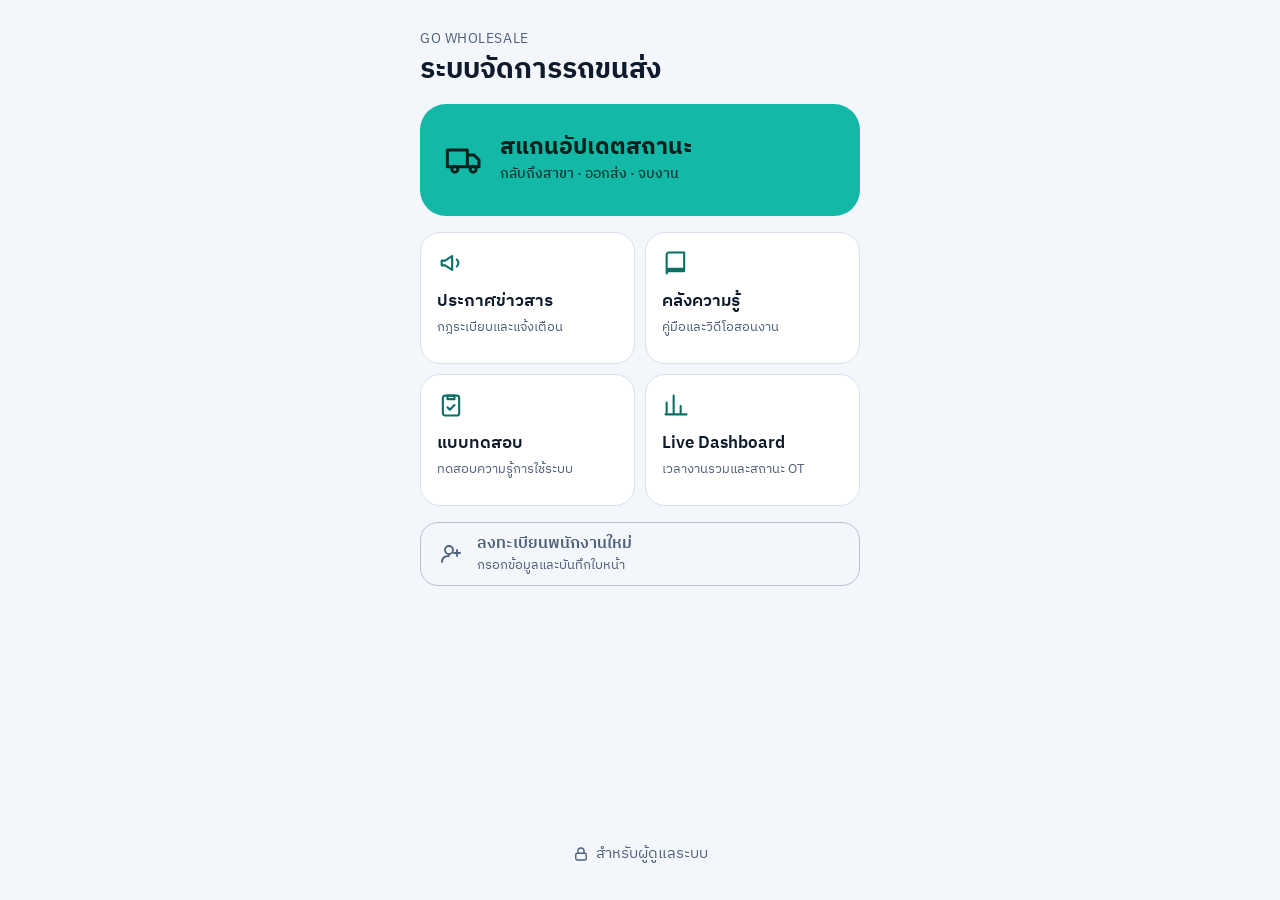
<file: index.html>
<!doctype html>
<html lang="th">
<head>
<meta charset="utf-8">
<meta name="viewport" content="width=device-width, initial-scale=1, viewport-fit=cover">
<meta name="theme-color" content="#0B1220">
<title>Go Wholesale ระบบจัดการรถขนส่ง</title>
<link rel="preconnect" href="https://fonts.googleapis.com">
<link rel="preconnect" href="https://fonts.gstatic.com" crossorigin>
<link rel="stylesheet" href="https://fonts.googleapis.com/css2?family=IBM+Plex+Sans+Thai:wght@400;500;600;700&display=swap">
<link rel="stylesheet" href="css/style.css">
</head>
<body>
<main class="wrap" style="padding-top:28px">
  <div class="head">
    <div class="sub" style="letter-spacing:.04em">GO WHOLESALE</div>
    <h1>ระบบจัดการรถขนส่ง</h1>
  </div>

  <a class="cta" href="scan.html">
    <svg aria-hidden="true" width="40" height="40" viewBox="0 0 24 24" fill="none" stroke="currentColor" stroke-width="1.8" stroke-linecap="round" stroke-linejoin="round"><path d="M2 6h12v10H2zM14 9h4l3 3v4h-7"/><circle cx="6.5" cy="17.5" r="1.8"/><circle cx="17.5" cy="17.5" r="1.8"/></svg>
    <span><strong>สแกนอัปเดตสถานะ</strong><span>กลับถึงสาขา · ออกส่ง · จบงาน</span></span>
  </a>

  <div class="grid2">
    <a class="tile" href="news.html">
      <svg aria-hidden="true" width="28" height="28" viewBox="0 0 24 24" fill="none" stroke="currentColor" stroke-width="1.8" stroke-linecap="round" stroke-linejoin="round"><path d="M4 10v4h3l6 4V6L7 10zM17 9a4 4 0 010 6"/></svg>
      <div><strong>ประกาศข่าวสาร</strong><span>กฎระเบียบและแจ้งเตือน</span></div>
    </a>
    <a class="tile" href="learning.html">
      <svg aria-hidden="true" width="28" height="28" viewBox="0 0 24 24" fill="none" stroke="currentColor" stroke-width="1.8" stroke-linecap="round" stroke-linejoin="round"><path d="M4 5a2 2 0 012-2h13v16H6a2 2 0 00-2 2zM4 19a2 2 0 012-2h13"/></svg>
      <div><strong>คลังความรู้</strong><span>คู่มือและวิดีโอสอนงาน</span></div>
    </a>
    <a class="tile" href="quiz.html">
      <svg aria-hidden="true" width="28" height="28" viewBox="0 0 24 24" fill="none" stroke="currentColor" stroke-width="1.8" stroke-linecap="round" stroke-linejoin="round"><rect x="5" y="4" width="14" height="17" rx="2"/><path d="M9 4h6v3H9zM9 14l2 2 4-4"/></svg>
      <div><strong>แบบทดสอบ</strong><span>ทดสอบความรู้การใช้ระบบ</span></div>
    </a>
    <a class="tile" href="dashboard.html">
      <svg aria-hidden="true" width="28" height="28" viewBox="0 0 24 24" fill="none" stroke="currentColor" stroke-width="1.8" stroke-linecap="round" stroke-linejoin="round"><path d="M4 20V10M10 20V4M16 20v-7M21 20H3"/></svg>
      <div><strong>Live Dashboard</strong><span>เวลางานรวมและสถานะ OT</span></div>
    </a>
  </div>

  <a class="row-link" href="register.html">
    <svg aria-hidden="true" width="24" height="24" viewBox="0 0 24 24" fill="none" stroke="currentColor" stroke-width="1.8" stroke-linecap="round" stroke-linejoin="round"><circle cx="10" cy="8" r="4"/><path d="M3 20c0-4 3-6 7-6M18 8v6M15 11h6"/></svg>
    <span><strong>ลงทะเบียนพนักงานใหม่</strong><span>กรอกข้อมูลและบันทึกใบหน้า</span></span>
  </a>

  <div class="spacer" style="display:flex;justify-content:center">
    <a class="back" href="config.html" style="align-self:center;padding:0 12px">
      <svg aria-hidden="true" width="18" height="18" viewBox="0 0 24 24" fill="none" stroke="currentColor" stroke-width="1.8" stroke-linecap="round" stroke-linejoin="round"><rect x="5" y="11" width="14" height="9" rx="2"/><path d="M8 11V8a4 4 0 018 0v3"/></svg>
      สำหรับผู้ดูแลระบบ
    </a>
  </div>
</main>
</body>
</html>
</file>
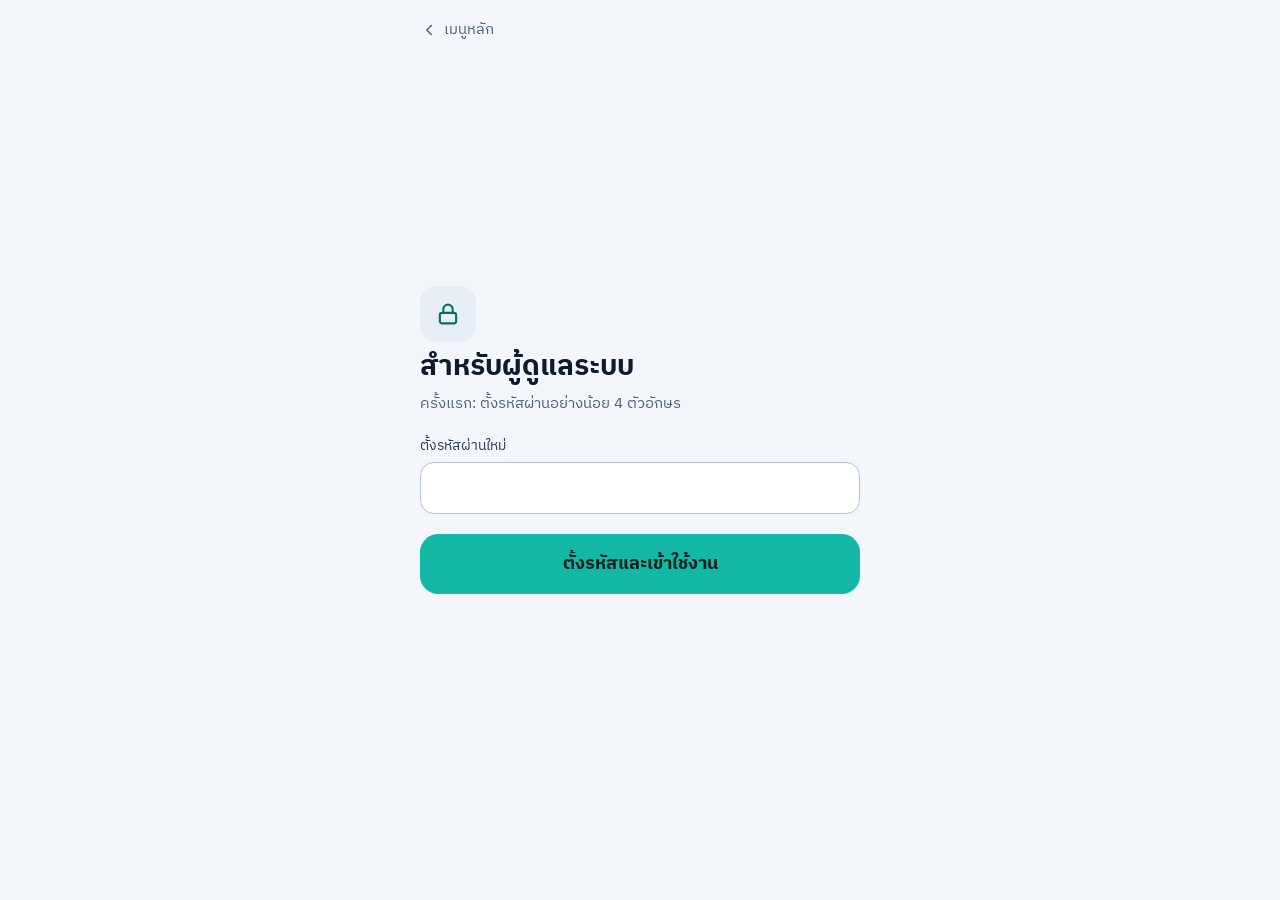
<file: config.html>
<!doctype html>
<html lang="th">
<head>
<meta charset="utf-8">
<meta name="viewport" content="width=device-width, initial-scale=1, viewport-fit=cover">
<meta name="theme-color" content="#0B1220">
<title>ตั้งค่าระบบ | Go Wholesale</title>
<link rel="preconnect" href="https://fonts.googleapis.com">
<link rel="preconnect" href="https://fonts.gstatic.com" crossorigin>
<link rel="stylesheet" href="https://fonts.googleapis.com/css2?family=IBM+Plex+Sans+Thai:wght@400;500;600;700&display=swap">
<link rel="stylesheet" href="css/style.css">
</head>
<body>
<main class="wrap">
  <a class="back" href="index.html"><svg aria-hidden="true" width="18" height="18" viewBox="0 0 24 24" fill="none" stroke="currentColor" stroke-width="2" stroke-linecap="round" stroke-linejoin="round"><path d="M15 6l-6 6 6 6"/></svg>เมนูหลัก</a>

  <section id="v-lock" class="stack" style="gap:20px;flex:1;justify-content:center;padding-bottom:64px">
    <div class="stack" style="gap:8px">
      <div class="ico" style="width:56px;height:56px;border-radius:16px"><svg aria-hidden="true" width="28" height="28" viewBox="0 0 24 24" fill="none" stroke="currentColor" stroke-width="1.8" stroke-linecap="round" stroke-linejoin="round"><rect x="5" y="11" width="14" height="9" rx="2"/><path d="M8 11V8a4 4 0 018 0v3"/></svg></div>
      <h1>สำหรับผู้ดูแลระบบ</h1>
      <p class="sub" id="lock-msg" style="font-size:15px"></p>
    </div>
    <div class="field"><label for="pin" id="pin-l">รหัสผ่าน</label><input id="pin" type="password" autocomplete="off"></div>
    <p id="pin-err" class="err" role="alert" hidden></p>
    <button type="button" class="btn primary" id="unlock">ปลดล็อก</button>
  </section>

  <section id="v-cfg" class="stack" hidden style="gap:16px;flex:1">
    <h1>ตั้งค่าระบบผู้ดูแล</h1>
    <div class="card stack" style="gap:12px">
      <h2>ฐานข้อมูลกลาง (Google Apps Script)</h2>
      <p class="sub">ใช้ให้ทุกเครื่องเห็นพนักงานและใบหน้าชุดเดียวกัน ดูวิธีตั้งใน README</p>
      <div class="field"><label for="c-url">Web app URL</label><input id="c-url" type="url" inputmode="url" placeholder="https://script.google.com/macros/s/.../exec"></div>
      <div class="field"><label for="c-token">รหัสลับ (token)</label><input id="c-token" type="password" autocomplete="off"></div>
    </div>
    <div class="card stack" style="gap:12px">
      <h2>พิกัด GPS สาขา</h2>
      <button type="button" class="btn" id="geo">ใช้ตำแหน่งปัจจุบันของฉัน</button>
      <div class="grid2">
        <div class="field"><label for="c-lat">ละติจูด</label><input id="c-lat" type="text" inputmode="decimal"></div>
        <div class="field"><label for="c-lng">ลองจิจูด</label><input id="c-lng" type="text" inputmode="decimal"></div>
      </div>
      <div class="field"><label for="c-rad">รัศมีที่อนุญาตให้สแกน (กม.)</label><input id="c-rad" type="text" inputmode="decimal"></div>
      <p class="sub">ใส่ 0 เพื่อปิดการตรวจ GPS</p>
    </div>
    <div class="card stack" style="gap:10px">
      <h2>ข้อมูลตัวอย่าง</h2>
      <p class="sub">เพิ่มพนักงานและสถานะตัวอย่างเพื่อดูหน้า Dashboard ลบออกได้ทุกเมื่อ</p>
      <div class="grid2"><button type="button" class="btn" id="demo-on">เพิ่มตัวอย่าง</button><button type="button" class="btn" id="demo-off">ลบตัวอย่าง</button></div>
    </div>
    <p class="sub">รหัสผ่านหน้านี้ล็อกเฉพาะเครื่องนี้ ไม่ใช่การป้องกันฝั่งเซิร์ฟเวอร์ ความลับจริงอยู่ที่ token ของฐานข้อมูลกลาง</p>
    <button type="button" class="btn primary spacer" id="save">บันทึกการตั้งค่า</button>
  </section>
</main>
<script src="js/data.js"></script>
<script src="js/app.js"></script>
<script>
(function () {
  var $ = GW.el, hash = GW.store.get('pin', null);
  function sha(s) {
    if (!(window.crypto && crypto.subtle)) return Promise.resolve('plain:' + s);
    return crypto.subtle.digest('SHA-256', new TextEncoder().encode('gw:' + s)).then(function (b) {
      return Array.prototype.map.call(new Uint8Array(b), function (x) { return ('0' + x.toString(16)).slice(-2); }).join('');
    });
  }
  function err(m) { $('pin-err').textContent = m; $('pin-err').hidden = !m; }
  $('lock-msg').textContent = hash ? 'ใส่รหัสผ่านเพื่อเข้าสู่การตั้งค่า' : 'ครั้งแรก: ตั้งรหัสผ่านอย่างน้อย 4 ตัวอักษร';
  $('pin-l').textContent = hash ? 'รหัสผ่าน' : 'ตั้งรหัสผ่านใหม่';
  $('unlock').textContent = hash ? 'ปลดล็อก' : 'ตั้งรหัสและเข้าใช้งาน';

  $('unlock').onclick = function () {
    var v = $('pin').value; err('');
    if (!hash && v.length < 4) return err('รหัสผ่านต้องยาวอย่างน้อย 4 ตัวอักษร');
    sha(v).then(function (h) {
      if (!hash) { GW.store.set('pin', h); hash = h; return open(); }
      if (h === hash) return open();
      err('รหัสผ่านไม่ถูกต้อง');
    });
  };
  $('pin').addEventListener('keydown', function (e) { if (e.key === 'Enter') $('unlock').click(); });

  function open() {
    var c = GW.config();
    $('c-url').value = c.apiUrl || ''; $('c-token').value = c.token || '';
    $('c-lat').value = c.lat; $('c-lng').value = c.lng; $('c-rad').value = c.radius;
    $('v-lock').hidden = true; $('v-cfg').hidden = false;
  }
  $('geo').onclick = function () {
    if (!navigator.geolocation) return GW.toast('อุปกรณ์นี้ไม่รองรับตำแหน่งที่ตั้ง');
    navigator.geolocation.getCurrentPosition(function (p) {
      $('c-lat').value = p.coords.latitude.toFixed(6); $('c-lng').value = p.coords.longitude.toFixed(6);
    }, function () { GW.toast('เปิดการเข้าถึงตำแหน่งที่ตั้งก่อน'); }, { timeout: 10000 });
  };
  $('save').onclick = function () {
    var url = $('c-url').value.trim();
    if (url && !/^https:\/\//.test(url)) return GW.toast('URL ต้องขึ้นต้นด้วย https://');
    GW.store.set('config', { apiUrl: url, token: $('c-token').value, lat: $('c-lat').value.trim(), lng: $('c-lng').value.trim(), radius: $('c-rad').value.trim() });
    GW.toast('บันทึกการตั้งค่าแล้ว');
  };
  $('demo-on').onclick = function () { GW.loadDemo(); GW.toast('เพิ่มข้อมูลตัวอย่างแล้ว'); };
  $('demo-off').onclick = function () { GW.clearDemo(); GW.toast('ลบข้อมูลตัวอย่างแล้ว'); };
})();
</script>
</body>
</html>
</file>
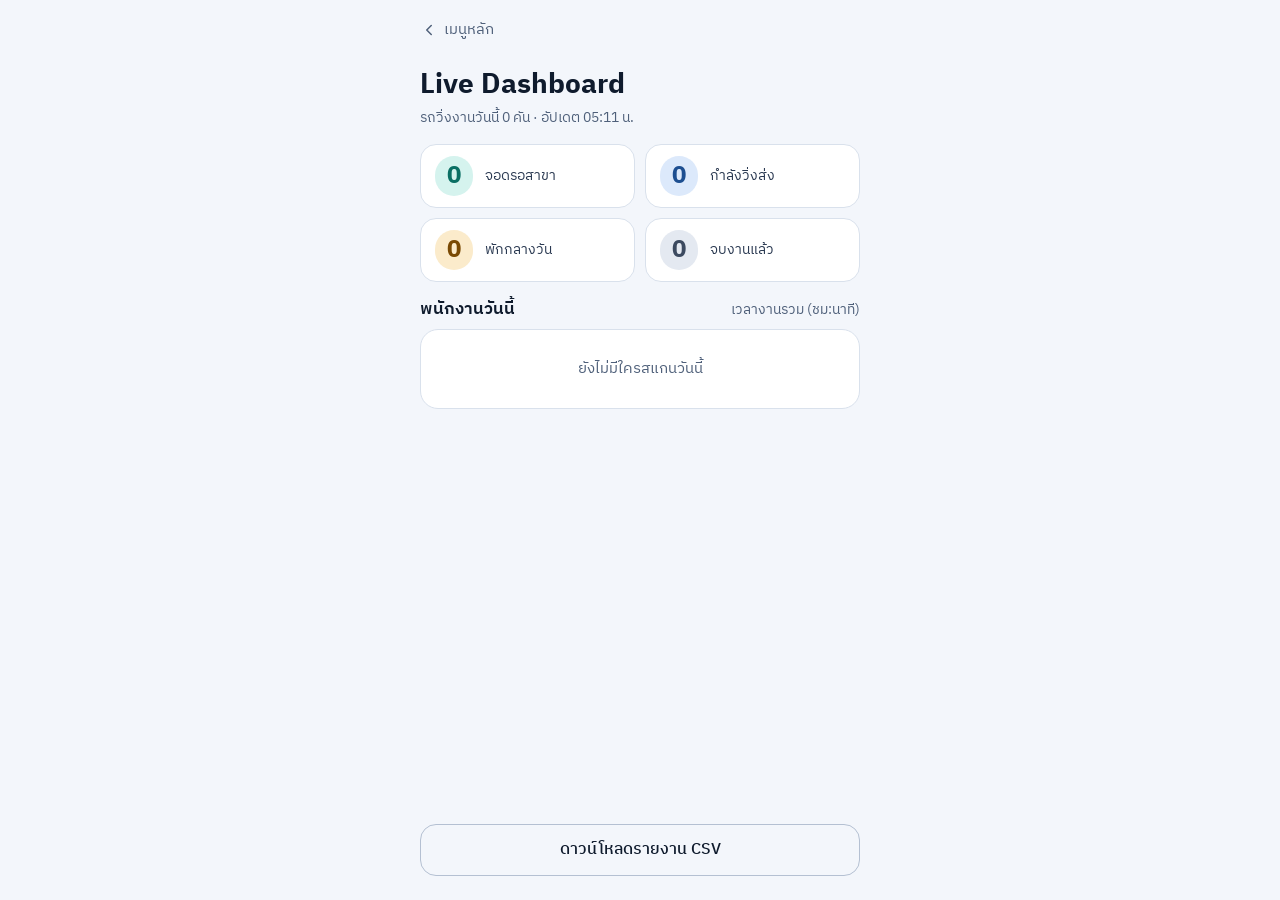
<file: dashboard.html>
<!doctype html>
<html lang="th">
<head>
<meta charset="utf-8">
<meta name="viewport" content="width=device-width, initial-scale=1, viewport-fit=cover">
<meta name="theme-color" content="#0B1220">
<title>Live Dashboard | Go Wholesale</title>
<link rel="preconnect" href="https://fonts.googleapis.com">
<link rel="preconnect" href="https://fonts.gstatic.com" crossorigin>
<link rel="stylesheet" href="https://fonts.googleapis.com/css2?family=IBM+Plex+Sans+Thai:wght@400;500;600;700&display=swap">
<link rel="stylesheet" href="css/style.css">
</head>
<body>
<main class="wrap">
  <a class="back" href="index.html"><svg aria-hidden="true" width="18" height="18" viewBox="0 0 24 24" fill="none" stroke="currentColor" stroke-width="2" stroke-linecap="round" stroke-linejoin="round"><path d="M15 6l-6 6 6 6"/></svg>เมนูหลัก</a>
  <div class="head">
    <h1>Live Dashboard</h1>
    <p class="sub"><span id="meta"></span> <span id="demo" class="badge-demo" hidden>ข้อมูลตัวอย่าง</span></p>
  </div>
  <div class="grid2" id="counts"></div>
  <div class="stack" style="gap:8px">
    <div style="display:flex;justify-content:space-between;align-items:baseline"><h2>พนักงานวันนี้</h2><span class="sub">เวลางานรวม (ชม:นาที)</span></div>
    <div class="list" id="rows"></div>
  </div>
  <button type="button" class="btn spacer" id="csv">ดาวน์โหลดรายงาน CSV</button>
</main>
<script src="js/data.js"></script>
<script src="js/app.js"></script>
<script>
(function () {
  var $ = GW.el;
  function render() {
    var rows = GW.board().sort(function (a, b) { return a.name < b.name ? -1 : 1; });
    var order = ['branch', 'out', 'lunch', 'end'];
    $('counts').innerHTML = order.map(function (id) {
      var s = GW.status(id);
      var n = rows.filter(function (r) { return r.status === id; }).length;
      return '<div class="stat"><b class="num pill ' + s.tone + '" style="font-size:24px;padding:2px 12px">' + n + '</b><span>' + GW.esc(s.list) + '</span></div>';
    }).join('');
    $('rows').innerHTML = rows.length ? rows.map(function (r) {
      var s = GW.status(r.status);
      return '<div class="emp"><div class="nm"><b>' + GW.esc(r.name) + '</b><small>' + GW.esc(r.plate) + '</small></div>' +
        '<span class="pill ' + s.tone + '">' + GW.esc(s.list) + '</span><span class="tm num">' + GW.fmtMinutes(r.minutes) + '</span></div>';
    }).join('') : '<div class="empty">ยังไม่มีใครสแกนวันนี้</div>';
    var d = new Date();
    $('meta').textContent = 'รถวิ่งงานวันนี้ ' + rows.length + ' คัน · อัปเดต ' + GW.hhmm(d.toISOString()) + ' น.';
    $('demo').hidden = !(rows.length && rows.every(function (r) { return r.demo; }));
    window._rows = rows;
  }
  $('csv').onclick = function () {
    var head = ['ชื่อ', 'ทะเบียน', 'สถานะล่าสุด', 'เวลาล่าสุด', 'เวลางานรวม'];
    var lines = [head].concat((window._rows || []).map(function (r) {
      return [r.name, r.plate, GW.status(r.status).label, GW.hhmm(r.at), GW.fmtMinutes(r.minutes)];
    })).map(function (l) { return l.map(function (c) { return '"' + String(c).replace(/"/g, '""') + '"'; }).join(','); });
    var blob = new Blob(['﻿' + lines.join('\r\n')], { type: 'text/csv;charset=utf-8' });
    var a = document.createElement('a');
    a.href = URL.createObjectURL(blob);
    a.download = 'report-' + GW.dayKey() + '.csv';
    document.body.appendChild(a); a.click(); a.remove();
    setTimeout(function () { URL.revokeObjectURL(a.href); }, 1000);
  };
  render();
  setInterval(render, 30000);
})();
</script>
</body>
</html>
</file>
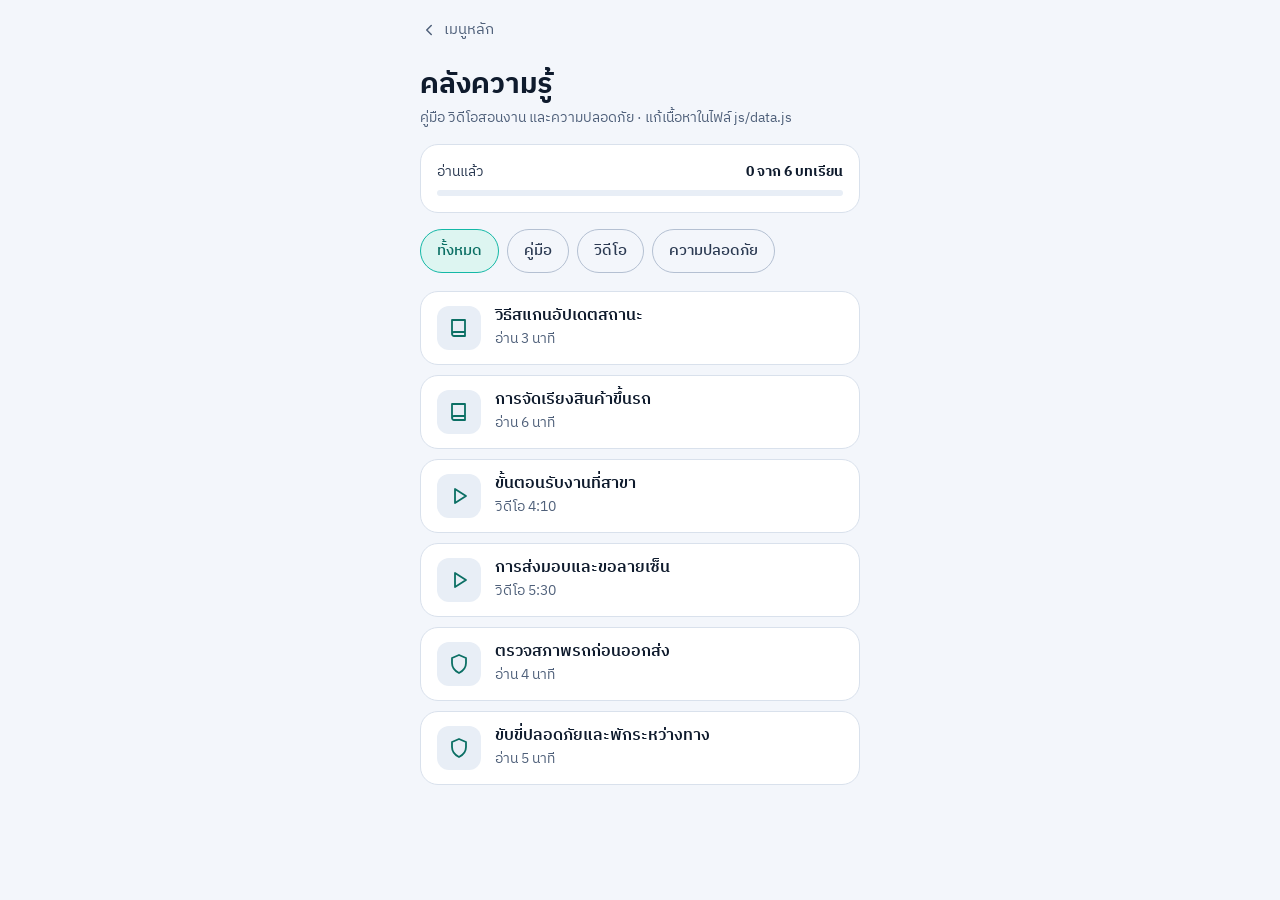
<file: learning.html>
<!doctype html>
<html lang="th">
<head>
<meta charset="utf-8">
<meta name="viewport" content="width=device-width, initial-scale=1, viewport-fit=cover">
<meta name="theme-color" content="#0B1220">
<title>คลังความรู้ | Go Wholesale</title>
<link rel="preconnect" href="https://fonts.googleapis.com">
<link rel="preconnect" href="https://fonts.gstatic.com" crossorigin>
<link rel="stylesheet" href="https://fonts.googleapis.com/css2?family=IBM+Plex+Sans+Thai:wght@400;500;600;700&display=swap">
<link rel="stylesheet" href="css/style.css">
</head>
<body>
<main class="wrap">
  <a class="back" href="index.html"><svg aria-hidden="true" width="18" height="18" viewBox="0 0 24 24" fill="none" stroke="currentColor" stroke-width="2" stroke-linecap="round" stroke-linejoin="round"><path d="M15 6l-6 6 6 6"/></svg>เมนูหลัก</a>
  <div class="head"><h1>คลังความรู้</h1><p class="sub">คู่มือ วิดีโอสอนงาน และความปลอดภัย · แก้เนื้อหาในไฟล์ js/data.js</p></div>
  <div class="card stack" style="gap:8px">
    <div style="display:flex;justify-content:space-between;font-size:14px"><span style="color:var(--fg-2)">อ่านแล้ว</span><b class="num" id="prog-t"></b></div>
    <div class="progress"><i id="prog"></i></div>
  </div>
  <div class="chips" id="chips" role="group" aria-label="กรองหมวด"></div>
  <div class="stack" id="items" style="gap:10px"></div>
</main>
<script src="js/data.js"></script>
<script src="js/app.js"></script>
<script>
(function () {
  var $ = GW.el, cur = 'ทั้งหมด', cats = ['ทั้งหมด', 'คู่มือ', 'วิดีโอ', 'ความปลอดภัย'];
  var ICON = { 'คู่มือ': 'M5 4h13v16H7a2 2 0 01-2-2zM5 18a2 2 0 012-2h11', 'วิดีโอ': 'M8 5v14l11-7z', 'ความปลอดภัย': 'M12 3l7 3v5c0 5-3 8-7 10-4-2-7-5-7-10V6z' };
  var read = GW.store.get('read', {});
  function prog() {
    var n = GW_DATA.lessons.filter(function (l) { return read[l.title]; }).length, t = GW_DATA.lessons.length;
    $('prog-t').textContent = n + ' จาก ' + t + ' บทเรียน';
    $('prog').style.width = (t ? n / t * 100 : 0) + '%';
  }
  function draw() {
    $('chips').innerHTML = cats.map(function (c) { return '<button type="button" class="chip" aria-pressed="' + (c === cur) + '" data-c="' + c + '">' + c + '</button>'; }).join('');
    $('items').innerHTML = GW_DATA.lessons.map(function (l, i) { return { l: l, i: i }; }).filter(function (x) { return cur === 'ทั้งหมด' || x.l.cat === cur; }).map(function (x) {
      var l = x.l;
      return '<details class="lesson" data-t="' + GW.esc(l.title) + '"><summary><span class="ico"><svg aria-hidden="true" width="24" height="24" viewBox="0 0 24 24" fill="none" stroke="currentColor" stroke-width="1.8" stroke-linecap="round" stroke-linejoin="round"><path d="' + ICON[l.cat] + '"/></svg></span>' +
        '<span style="flex:1;min-width:0"><b style="display:block;font-weight:600;line-height:1.35">' + GW.esc(l.title) + '</b><span class="sub">' + GW.esc(l.meta) + '</span></span>' +
        (read[l.title] ? '<span class="pill t-teal">อ่านแล้ว</span>' : '') + '</summary><div class="body">' + GW.esc(l.body) + '</div></details>';
    }).join('');
    prog();
  }
  $('chips').addEventListener('click', function (e) { var c = e.target.getAttribute('data-c'); if (c) { cur = c; draw(); } });
  $('items').addEventListener('toggle', function (e) {
    var d = e.target, t = d.getAttribute && d.getAttribute('data-t');
    if (t && d.open && !read[t]) { read[t] = 1; GW.store.set('read', read); prog(); var s = d.querySelector('summary'); if (!s.querySelector('.pill')) s.insertAdjacentHTML('beforeend', '<span class="pill t-teal">อ่านแล้ว</span>'); }
  }, true);
  draw();
})();
</script>
</body>
</html>
</file>
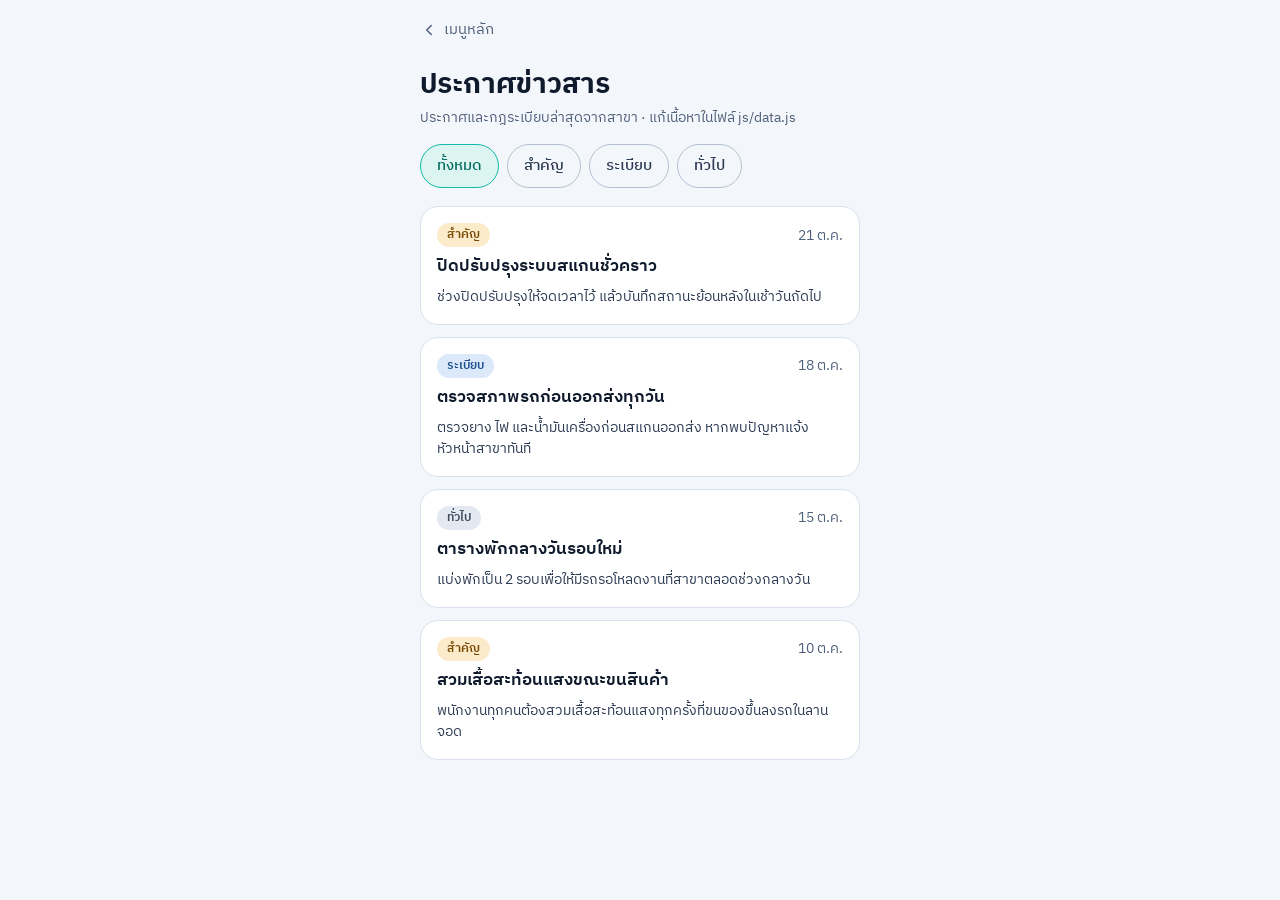
<file: news.html>
<!doctype html>
<html lang="th">
<head>
<meta charset="utf-8">
<meta name="viewport" content="width=device-width, initial-scale=1, viewport-fit=cover">
<meta name="theme-color" content="#0B1220">
<title>ประกาศข่าวสาร | Go Wholesale</title>
<link rel="preconnect" href="https://fonts.googleapis.com">
<link rel="preconnect" href="https://fonts.gstatic.com" crossorigin>
<link rel="stylesheet" href="https://fonts.googleapis.com/css2?family=IBM+Plex+Sans+Thai:wght@400;500;600;700&display=swap">
<link rel="stylesheet" href="css/style.css">
</head>
<body>
<main class="wrap">
  <a class="back" href="index.html"><svg aria-hidden="true" width="18" height="18" viewBox="0 0 24 24" fill="none" stroke="currentColor" stroke-width="2" stroke-linecap="round" stroke-linejoin="round"><path d="M15 6l-6 6 6 6"/></svg>เมนูหลัก</a>
  <div class="head"><h1>ประกาศข่าวสาร</h1><p class="sub">ประกาศและกฎระเบียบล่าสุดจากสาขา · แก้เนื้อหาในไฟล์ js/data.js</p></div>
  <div class="chips" id="chips" role="group" aria-label="กรองหมวด"></div>
  <div class="stack" id="items"></div>
</main>
<script src="js/data.js"></script>
<script src="js/app.js"></script>
<script>
(function () {
  var $ = GW.el, tone = { 'สำคัญ': 't-amber', 'ระเบียบ': 't-blue', 'ทั่วไป': 't-gray' }, cur = 'ทั้งหมด';
  var cats = ['ทั้งหมด', 'สำคัญ', 'ระเบียบ', 'ทั่วไป'];
  function draw() {
    $('chips').innerHTML = cats.map(function (c) { return '<button type="button" class="chip" aria-pressed="' + (c === cur) + '" data-c="' + c + '">' + c + '</button>'; }).join('');
    $('items').innerHTML = GW_DATA.news.filter(function (n) { return cur === 'ทั้งหมด' || n.tag === cur; }).map(function (n) {
      return '<article class="card stack" style="gap:8px"><div style="display:flex;justify-content:space-between;align-items:center"><span class="pill ' + (tone[n.tag] || 't-gray') + '">' + GW.esc(n.tag) + '</span><span class="sub">' + GW.esc(n.date) + '</span></div><h2>' + GW.esc(n.title) + '</h2><p style="font-size:14px;line-height:1.55;color:var(--fg-2)">' + GW.esc(n.body) + '</p></article>';
    }).join('') || '<div class="empty">ไม่มีประกาศในหมวดนี้</div>';
  }
  $('chips').addEventListener('click', function (e) { var c = e.target.getAttribute('data-c'); if (c) { cur = c; draw(); } });
  draw();
})();
</script>
</body>
</html>
</file>
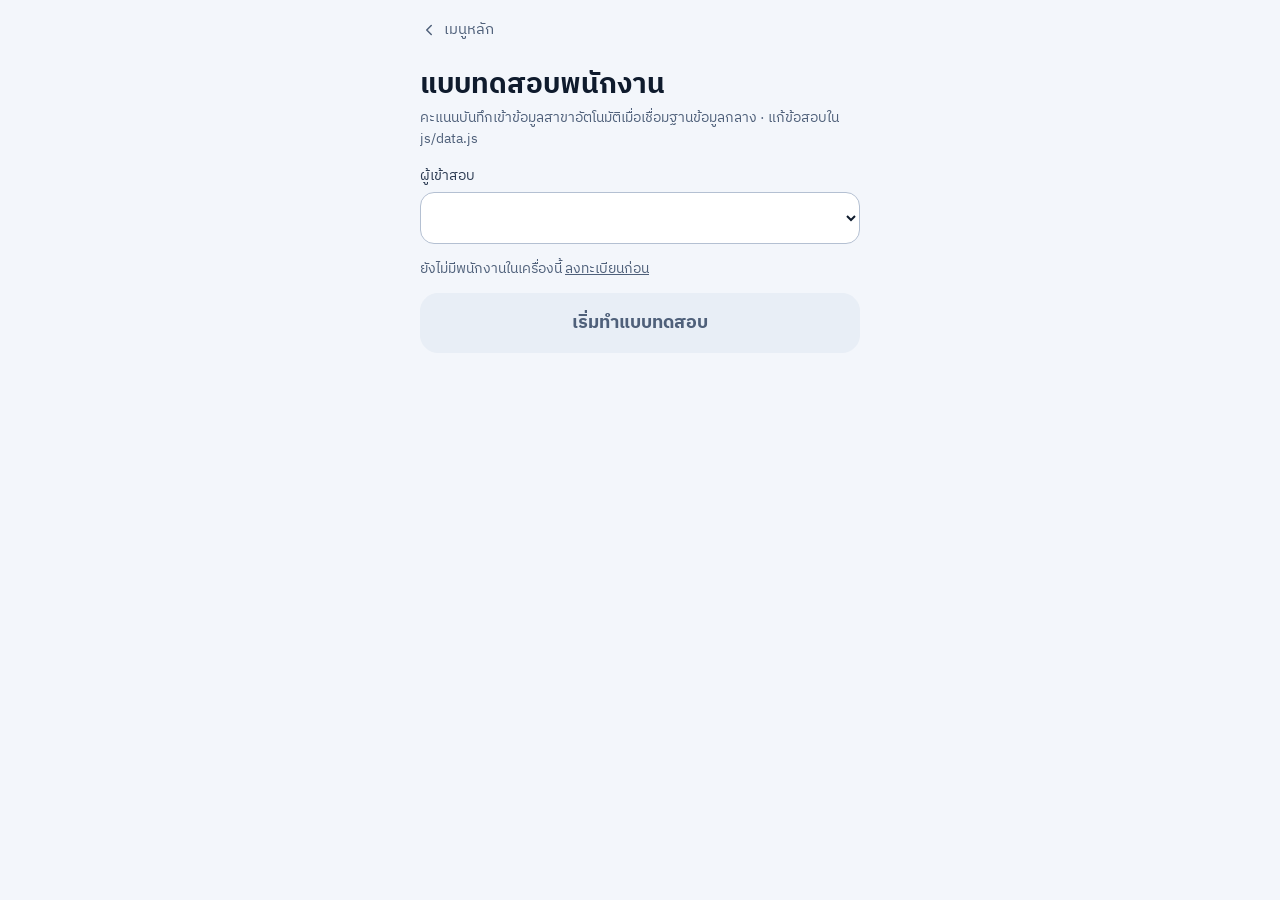
<file: quiz.html>
<!doctype html>
<html lang="th">
<head>
<meta charset="utf-8">
<meta name="viewport" content="width=device-width, initial-scale=1, viewport-fit=cover">
<meta name="theme-color" content="#0B1220">
<title>แบบทดสอบพนักงาน | Go Wholesale</title>
<link rel="preconnect" href="https://fonts.googleapis.com">
<link rel="preconnect" href="https://fonts.gstatic.com" crossorigin>
<link rel="stylesheet" href="https://fonts.googleapis.com/css2?family=IBM+Plex+Sans+Thai:wght@400;500;600;700&display=swap">
<link rel="stylesheet" href="css/style.css">
</head>
<body>
<main class="wrap">
  <a class="back" href="index.html"><svg aria-hidden="true" width="18" height="18" viewBox="0 0 24 24" fill="none" stroke="currentColor" stroke-width="2" stroke-linecap="round" stroke-linejoin="round"><path d="M15 6l-6 6 6 6"/></svg>เมนูหลัก</a>
  <div class="head"><h1>แบบทดสอบพนักงาน</h1><p class="sub">คะแนนบันทึกเข้าข้อมูลสาขาอัตโนมัติเมื่อเชื่อมฐานข้อมูลกลาง · แก้ข้อสอบใน js/data.js</p></div>

  <section id="v-start" class="stack" style="gap:14px">
    <div class="field"><label for="who">ผู้เข้าสอบ</label><select id="who"></select></div>
    <p id="none" class="sub" hidden>ยังไม่มีพนักงานในเครื่องนี้ <a href="register.html" style="text-decoration:underline">ลงทะเบียนก่อน</a></p>
    <div class="card stack" id="hist-box" hidden><h2>ประวัติการสอบ</h2><div id="hist" class="stack" style="gap:6px"></div></div>
    <button type="button" class="btn primary" id="start" disabled>เริ่มทำแบบทดสอบ</button>
  </section>

  <section id="v-q" class="stack" hidden style="gap:16px;flex:1">
    <div class="stack" style="gap:8px">
      <div style="display:flex;justify-content:space-between;font-size:14px"><span id="qn" style="color:var(--fg-2)"></span><span class="sub" id="qa"></span></div>
      <div class="progress"><i id="qp"></i></div>
    </div>
    <div class="card"><h2 id="qt" style="font-size:19px;line-height:1.5"></h2></div>
    <div class="stack" id="opts" style="gap:10px"></div>
    <p id="why" class="sub" hidden></p>
    <button type="button" class="btn primary spacer" id="next" disabled>ข้อถัดไป</button>
  </section>

  <section id="v-r" class="stack" hidden style="gap:16px;flex:1">
    <div class="card stack" style="align-items:center;text-align:center;gap:6px;padding:24px 16px">
      <div class="sub">คะแนนของ <span id="r-name"></span></div>
      <div style="font-size:48px;font-weight:700;line-height:1.1" class="num"><span id="r-score"></span></div>
      <span class="pill" id="r-pill"></span>
    </div>
    <div class="stack" id="r-wrong" style="gap:10px"></div>
    <div class="spacer stack" style="gap:10px"><button type="button" class="btn primary" id="again">ทำอีกครั้ง</button></div>
  </section>
</main>
<script src="js/data.js"></script>
<script src="js/app.js"></script>
<script>
(function () {
  var $ = GW.el, Q = GW_DATA.quiz, PASS = 0.8, who = '', i = 0, ans = [], picked = -1, answered = false;
  function show(v) { ['v-start', 'v-q', 'v-r'].forEach(function (x) { $(x).hidden = x !== v; }); window.scrollTo(0, 0); }
  function history() { return GW.store.get('quiz', []); }

  function drawStart() {
    var emps = GW.employees();
    $('who').innerHTML = emps.map(function (e) { return '<option>' + GW.esc(e.name) + '</option>'; }).join('');
    $('none').hidden = emps.length > 0; $('start').disabled = !emps.length;
    var h = history().filter(function (x) { return x.name === $('who').value; }).slice(-5).reverse();
    $('hist-box').hidden = !h.length;
    $('hist').innerHTML = h.map(function (x) { return '<div style="display:flex;justify-content:space-between;font-size:15px"><span>' + GW.esc(x.date) + '</span><b class="num">' + x.score + '/' + x.total + ' · ' + (x.pass ? 'ผ่าน' : 'ไม่ผ่าน') + '</b></div>'; }).join('');
    show('v-start');
  }
  $('who').addEventListener('change', drawStart);
  $('who').addEventListener('change', function () { who = $('who').value; });

  function ask() {
    var q = Q[i]; picked = -1; answered = false;
    $('qn').textContent = 'ข้อ ' + (i + 1) + ' จาก ' + Q.length;
    $('qa').textContent = 'ตอบแล้ว ' + ans.length + ' ข้อ';
    $('qp').style.width = (i / Q.length * 100) + '%';
    $('qt').textContent = q.q;
    $('opts').innerHTML = q.o.map(function (o, k) { return '<button type="button" class="opt" aria-pressed="false" data-k="' + k + '"><span class="dot"></span><span>' + GW.esc(o) + '</span></button>'; }).join('');
    $('why').hidden = true;
    $('next').disabled = true;
    $('next').textContent = i === Q.length - 1 ? 'ส่งคำตอบและดูคะแนน' : 'ข้อถัดไป';
  }
  $('opts').addEventListener('click', function (e) {
    var b = e.target.closest('.opt'); if (!b || answered) return;
    picked = +b.getAttribute('data-k');
    Array.prototype.forEach.call($('opts').children, function (c, k) { c.setAttribute('aria-pressed', k === picked); });
    $('next').disabled = false;
  });
  $('next').onclick = function () {
    if (picked < 0) return;
    ans.push(picked);
    if (i < Q.length - 1) { i++; ask(); return; }
    finish();
  };
  function finish() {
    var score = Q.filter(function (q, k) { return ans[k] === q.a; }).length;
    var pass = score / Q.length >= PASS;
    var entry = { name: who, score: score, total: Q.length, pass: pass, date: new Date().toLocaleString('th-TH', { dateStyle: 'medium', timeStyle: 'short' }) };
    var h = history(); h.push(entry); GW.store.set('quiz', h);
    var c = GW.config();
    if (c.apiUrl) { try { fetch(c.apiUrl, { method: 'POST', mode: 'no-cors', headers: { 'Content-Type': 'text/plain' }, body: JSON.stringify({ token: c.token || '', kind: 'quiz', data: entry }) }).catch(function () {}); } catch (e) {} }
    $('r-name').textContent = who;
    $('r-score').textContent = score + '/' + Q.length;
    $('r-pill').textContent = pass ? 'ผ่านเกณฑ์' : 'ยังไม่ผ่าน ต้องได้ ' + Math.ceil(PASS * Q.length) + ' ข้อขึ้นไป';
    $('r-pill').className = 'pill ' + (pass ? 't-teal' : 't-amber');
    var wrong = Q.map(function (q, k) { return { q: q, k: k }; }).filter(function (x) { return ans[x.k] !== x.q.a; });
    $('r-wrong').innerHTML = wrong.length ? '<h2>ข้อที่ตอบผิด</h2>' + wrong.map(function (x) {
      return '<div class="card stack" style="gap:6px"><b style="font-weight:600;line-height:1.45">' + GW.esc(x.q.q) + '</b><span class="err">คุณตอบ: ' + GW.esc(x.q.o[ans[x.k]]) + '</span><span style="color:var(--accent-text)">เฉลย: ' + GW.esc(x.q.o[x.q.a]) + '</span><span class="sub">' + GW.esc(x.q.why) + '</span></div>';
    }).join('') : '<div class="empty">ตอบถูกทุกข้อ</div>';
    show('v-r');
  }
  $('start').onclick = function () { who = $('who').value; i = 0; ans = []; show('v-q'); ask(); };
  $('again').onclick = drawStart;
  drawStart(); who = $('who').value;
})();
</script>
</body>
</html>
</file>
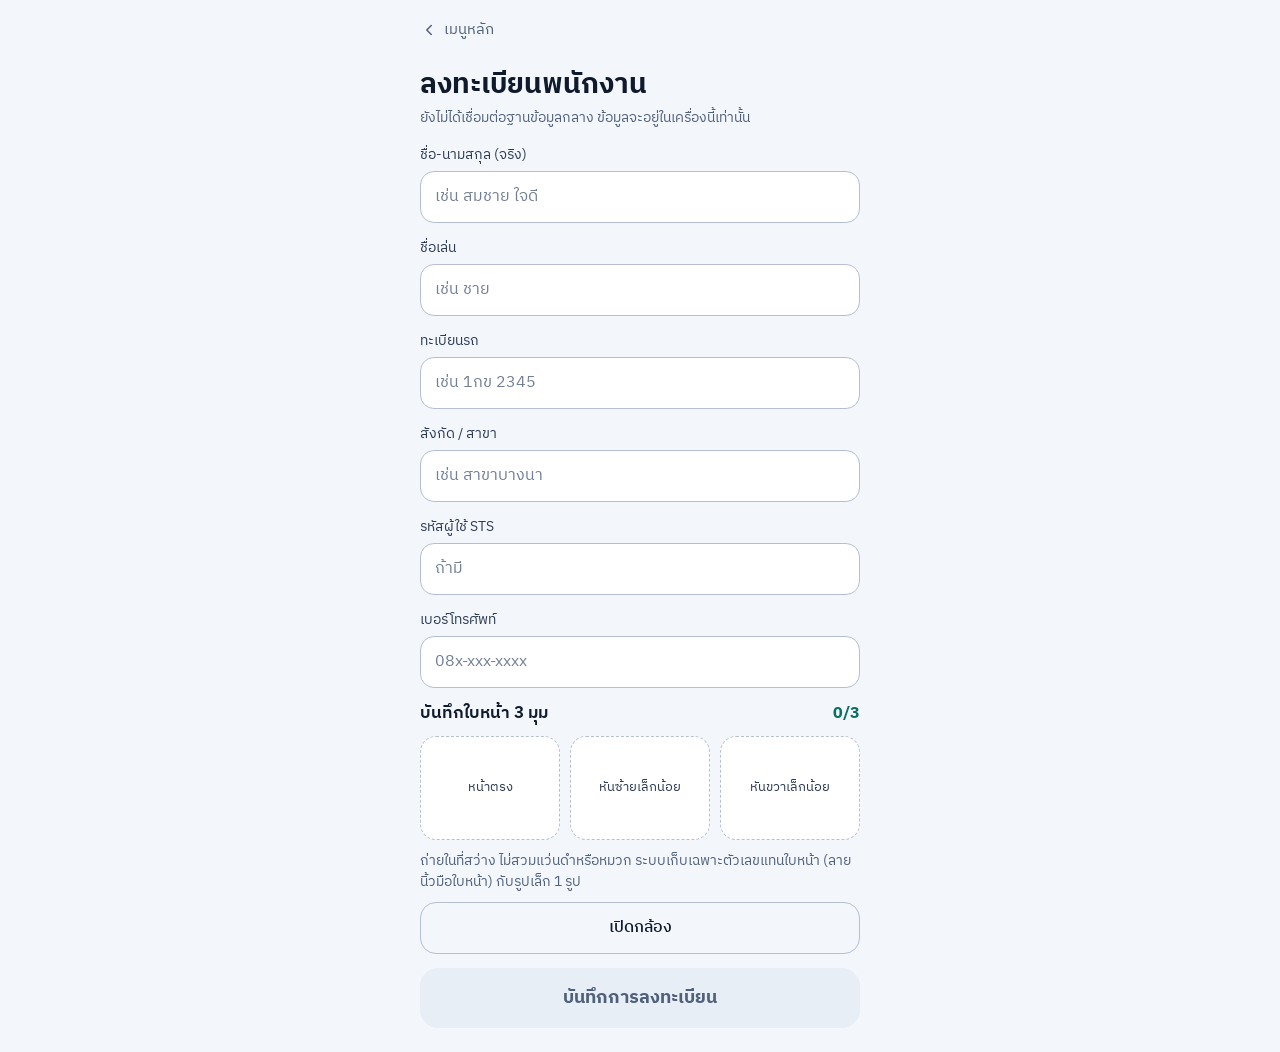
<file: register.html>
<!doctype html>
<html lang="th">
<head>
<meta charset="utf-8">
<meta name="viewport" content="width=device-width, initial-scale=1, viewport-fit=cover">
<meta name="theme-color" content="#0B1220">
<title>ลงทะเบียนพนักงาน | Go Wholesale</title>
<link rel="preconnect" href="https://fonts.googleapis.com">
<link rel="preconnect" href="https://fonts.gstatic.com" crossorigin>
<link rel="stylesheet" href="https://fonts.googleapis.com/css2?family=IBM+Plex+Sans+Thai:wght@400;500;600;700&display=swap">
<link rel="stylesheet" href="css/style.css">
</head>
<body>
<main class="wrap">
  <a class="back" href="index.html"><svg aria-hidden="true" width="18" height="18" viewBox="0 0 24 24" fill="none" stroke="currentColor" stroke-width="2" stroke-linecap="round" stroke-linejoin="round"><path d="M15 6l-6 6 6 6"/></svg>เมนูหลัก</a>
  <div class="head">
    <h1>ลงทะเบียนพนักงาน</h1>
    <p class="sub" id="conn"></p>
  </div>

  <form id="form" class="stack" style="gap:14px" autocomplete="off" novalidate>
    <div class="field"><label for="f-name">ชื่อ-นามสกุล (จริง)</label><input id="f-name" type="text" autocomplete="name" placeholder="เช่น สมชาย ใจดี" required></div>
    <div class="field"><label for="f-nick">ชื่อเล่น</label><input id="f-nick" type="text" placeholder="เช่น ชาย"></div>
    <div class="field"><label for="f-plate">ทะเบียนรถ</label><input id="f-plate" type="text" placeholder="เช่น 1กข 2345" required></div>
    <div class="field"><label for="f-branch">สังกัด / สาขา</label><input id="f-branch" type="text" placeholder="เช่น สาขาบางนา"></div>
    <div class="field"><label for="f-sts">รหัสผู้ใช้ STS</label><input id="f-sts" type="text" autocapitalize="none" placeholder="ถ้ามี"></div>
    <div class="field"><label for="f-tel">เบอร์โทรศัพท์</label><input id="f-tel" type="tel" inputmode="tel" placeholder="08x-xxx-xxxx"></div>

    <div class="stack" style="gap:10px">
      <div style="display:flex;justify-content:space-between;align-items:baseline"><h2>บันทึกใบหน้า 3 มุม</h2><b class="num" style="color:var(--accent-text)"><span id="cnt">0</span>/3</b></div>
      <div class="camera" id="cam" hidden><video id="video" playsinline muted></video><div class="cap" id="cap"></div></div>
      <div class="grid3" id="slots"></div>
      <p class="sub">ถ่ายในที่สว่าง ไม่สวมแว่นดำหรือหมวก ระบบเก็บเฉพาะตัวเลขแทนใบหน้า (ลายนิ้วมือใบหน้า) กับรูปเล็ก 1 รูป</p>
      <button type="button" class="btn" id="shot">เปิดกล้อง</button>
    </div>

    <p id="err" class="err" role="alert" hidden></p>
    <button type="submit" class="btn primary spacer" id="save" disabled>บันทึกการลงทะเบียน</button>
  </form>
</main>
<script src="js/data.js"></script>
<script src="js/app.js"></script>
<script src="js/face.js"></script>
<script>
(function () {
  var $ = GW.el, stream = null, shots = [], thumbs = [], busy = false;
  var LABELS = ['หน้าตรง', 'หันซ้ายเล็กน้อย', 'หันขวาเล็กน้อย'];
  $('conn').textContent = GW.config().apiUrl ? 'เชื่อมต่อฐานข้อมูลกลางแล้ว' : 'ยังไม่ได้เชื่อมต่อฐานข้อมูลกลาง ข้อมูลจะอยู่ในเครื่องนี้เท่านั้น';

  function drawSlots() {
    $('slots').innerHTML = LABELS.map(function (l, i) {
      return thumbs[i] ? '<div class="slot done"><img alt="' + l + '" src="' + thumbs[i] + '"></div>'
        : '<div class="slot"><span>' + l + '</span></div>';
    }).join('');
    $('cnt').textContent = shots.length;
    $('shot').textContent = !stream ? (shots.length ? 'เปิดกล้องถ่ายต่อ' : 'เปิดกล้อง')
      : shots.length >= 3 ? 'ถ่ายครบแล้ว ถ่ายใหม่' : 'ถ่ายมุมถัดไป: ' + LABELS[shots.length];
    check();
  }
  function check() { $('save').disabled = !(shots.length >= 3 && $('f-name').value.trim() && $('f-plate').value.trim()); }
  ['f-name', 'f-plate'].forEach(function (id) { $(id).addEventListener('input', check); });

  function err(m) { $('err').textContent = m; $('err').hidden = !m; }

  $('shot').onclick = async function () {
    if (busy) return;
    err('');
    busy = true;
    try {
      if (!stream) {
        $('cam').hidden = false; $('cap').textContent = 'กำลังเปิดกล้อง…';
        var load = GWFace.load();
        stream = await GWFace.startCamera($('video'));
        $('cap').textContent = 'กำลังโหลดระบบจดจำใบหน้า…';
        await load;
        $('cap').textContent = 'พร้อมถ่าย';
        drawSlots();
        return;
      }
      if (shots.length >= 3) { shots = []; thumbs = []; }
      $('cap').textContent = 'กำลังตรวจใบหน้า…';
      var d = await GWFace.descriptor($('video'));
      if (!d) { err('ไม่พบใบหน้าในภาพ ลองมองกล้องตรงๆ ในที่สว่าง'); $('cap').textContent = 'พร้อมถ่าย'; return; }
      shots.push(d); thumbs.push(GWFace.snapshot($('video'), 160));
      $('cap').textContent = shots.length >= 3 ? 'ถ่ายครบแล้ว' : 'พร้อมถ่ายมุมถัดไป';
      if (shots.length >= 3) { GWFace.stop(stream); stream = null; $('cam').hidden = true; }
    } catch (e) {
      err(e && e.name === 'NotAllowedError' ? 'ไม่ได้รับอนุญาตใช้กล้อง เปิดสิทธิ์กล้องในเบราว์เซอร์แล้วลองใหม่' : 'เปิดกล้องหรือโหลดระบบจดจำใบหน้าไม่สำเร็จ');
      GWFace.stop(stream); stream = null; $('cam').hidden = true;
    } finally { busy = false; drawSlots(); }
  };

  $('form').addEventListener('submit', function (ev) {
    ev.preventDefault();
    var name = $('f-name').value.trim();
    if (GW.employees().some(function (e) { return e.name === name; }) && !confirm_replace(name)) return;
    GW.addEmployee({
      name: name, nick: $('f-nick').value.trim(), plate: $('f-plate').value.trim(),
      branch: $('f-branch').value.trim(), sts: $('f-sts').value.trim(), phone: $('f-tel').value.trim(),
      descriptors: shots, photo: thumbs[0], createdAt: new Date().toISOString()
    });
    GW.toast('บันทึกแล้ว: ' + name);
    $('form').reset(); shots = []; thumbs = []; drawSlots();
  });
  /* confirm() is blocked in some in-app browsers, so replacing a person needs a second tap instead. */
  var replaceName = '';
  function confirm_replace(name) {
    if (replaceName === name) { replaceName = ''; return true; }
    replaceName = name;
    err('มีชื่อ "' + name + '" อยู่แล้ว กดบันทึกอีกครั้งเพื่อแทนที่ข้อมูลเดิม');
    return false;
  }
  window.addEventListener('pagehide', function () { GWFace.stop(stream); });
  drawSlots();
})();
</script>
</body>
</html>
</file>
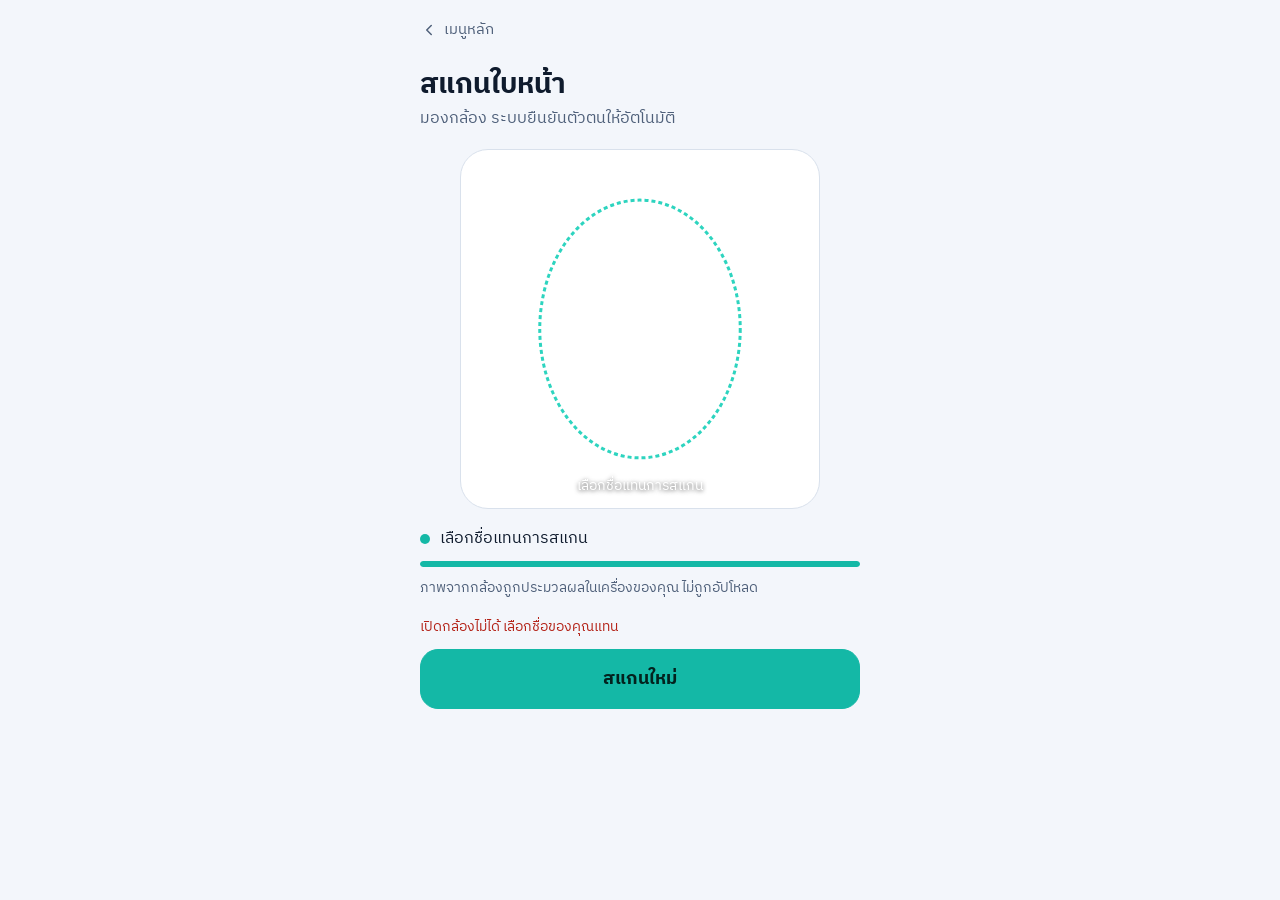
<file: scan.html>
<!doctype html>
<html lang="th">
<head>
<meta charset="utf-8">
<meta name="viewport" content="width=device-width, initial-scale=1, viewport-fit=cover">
<meta name="theme-color" content="#0B1220">
<title>สแกนอัปเดตสถานะ | Go Wholesale</title>
<link rel="preconnect" href="https://fonts.googleapis.com">
<link rel="preconnect" href="https://fonts.gstatic.com" crossorigin>
<link rel="stylesheet" href="https://fonts.googleapis.com/css2?family=IBM+Plex+Sans+Thai:wght@400;500;600;700&display=swap">
<link rel="stylesheet" href="css/style.css">
</head>
<body>
<main class="wrap">
  <a class="back" href="index.html"><svg aria-hidden="true" width="18" height="18" viewBox="0 0 24 24" fill="none" stroke="currentColor" stroke-width="2" stroke-linecap="round" stroke-linejoin="round"><path d="M15 6l-6 6 6 6"/></svg>เมนูหลัก</a>

  <!-- 1. scan -->
  <section id="v-scan" class="stack" style="gap:18px">
    <div class="head">
      <h1>สแกนใบหน้า</h1>
      <p id="scan-hint" class="sub" style="font-size:16px">มองกล้อง ระบบยืนยันตัวตนให้อัตโนมัติ</p>
    </div>
    <div class="camera" id="cam">
      <video id="video" playsinline muted></video>
      <svg aria-hidden="true" viewBox="0 0 100 100" preserveAspectRatio="none"><ellipse cx="50" cy="50" rx="28" ry="36" fill="none" stroke="#2DD4BF" stroke-width="1" stroke-dasharray="4 3" vector-effect="non-scaling-stroke" style="stroke-width:3"/></svg>
      <div class="sweepline" id="sweep"></div>
      <div class="cap" id="cap">กำลังเปิดกล้อง…</div>
    </div>
    <div class="stack" style="gap:10px">
      <div style="display:flex;align-items:center;gap:10px"><span id="dot" style="width:10px;height:10px;border-radius:50%;background:var(--accent)"></span><span id="state">กำลังเปิดกล้อง</span></div>
      <div class="progress"><i id="bar" style="width:15%"></i></div>
      <p class="sub">ภาพจากกล้องถูกประมวลผลในเครื่องของคุณ ไม่ถูกอัปโหลด</p>
    </div>
    <div id="fallback" hidden class="stack">
      <p class="err" id="fb-msg">เปิดกล้องไม่ได้ เลือกชื่อของคุณแทน</p>
      <div id="fb-list" class="stack" style="gap:8px"></div>
    </div>
  </section>

  <!-- 2. matched -->
  <section id="v-match" class="stack" hidden style="gap:20px;flex:1">
    <div class="who">
      <div class="avatar" id="m-av">ส</div>
      <div style="min-width:0">
        <div class="sub">ยืนยันตัวตนแล้ว</div>
        <div id="m-name" style="font-size:20px;font-weight:600;line-height:1.3;overflow-wrap:anywhere"></div>
        <div id="m-last" class="sub"></div>
      </div>
    </div>
    <div class="stack" style="gap:8px">
      <div class="sub">ขั้นตอนถัดไปของคุณ</div>
      <button type="button" class="next-btn" id="m-next"><span id="m-next-ico"></span><span><strong id="m-next-label"></strong><small>แตะครั้งเดียว บันทึกทันที</small></span></button>
    </div>
    <div class="stack" style="gap:8px">
      <div class="sub">หรือเลือกสถานะอื่น</div>
      <div class="grid2" id="m-others"></div>
    </div>
    <p id="m-err" class="err" role="alert" hidden></p>
    <div class="spacer" style="display:flex;justify-content:center"><button type="button" class="btn link" id="m-retry">ไม่ใช่ฉัน สแกนใหม่</button></div>
  </section>

  <!-- 3. done -->
  <section id="v-done" class="stack" hidden style="gap:20px;flex:1;text-align:center;padding-top:32px">
    <div class="okmark pop"><svg aria-hidden="true" width="52" height="52" viewBox="0 0 24 24" fill="none" stroke="currentColor" stroke-width="2.4" stroke-linecap="round" stroke-linejoin="round"><path d="M5 12.5l4.5 4.5L19 7.5"/></svg></div>
    <div class="head"><h1>บันทึกแล้ว</h1><p id="d-name" style="font-size:17px;color:var(--fg-2)"></p></div>
    <div class="card stack" style="text-align:left;gap:4px">
      <div class="sub">สถานะ</div>
      <div id="d-status" style="font-size:22px;font-weight:600;line-height:1.3"></div>
      <div id="d-time" class="sub num"></div>
    </div>
    <div class="spacer stack" style="gap:10px">
      <button type="button" class="btn primary" id="d-again">สแกนคนถัดไป</button>
      <button type="button" class="btn" id="d-undo">เลือกสถานะใหม่</button>
    </div>
  </section>
</main>

<script src="js/data.js"></script>
<script src="js/app.js"></script>
<script src="js/face.js"></script>
<script>
(function () {
  var $ = GW.el, stream = null, who = null, lastEntry = null, token = 0;
  var ICON = '<svg aria-hidden="true" width="36" height="36" viewBox="0 0 24 24" fill="none" stroke="currentColor" stroke-width="1.8" stroke-linecap="round" stroke-linejoin="round"><path d="M2 6h12v10H2zM14 9h4l3 3v4h-7"/><circle cx="6.5" cy="17.5" r="1.8"/><circle cx="17.5" cy="17.5" r="1.8"/></svg>';

  function show(id) { ['v-scan', 'v-match', 'v-done'].forEach(function (v) { $(v).hidden = v !== id; }); window.scrollTo(0, 0); }
  function setState(text, pct) { $('state').textContent = text; $('cap').textContent = text; $('bar').style.width = pct + '%'; }

  function startScan() {
    var my = ++token;
    show('v-scan');
    $('fallback').hidden = true;
    $('sweep').hidden = false;
    setState('กำลังเปิดกล้อง', 15);
    // camera, model files and the shared employee list all start at the same time
    var cam = GWFace.startCamera($('video'), { width: 480, height: 360 });
    var models = GWFace.load();
    // Use the employee list already on this phone. Only wait for the shared sheet the very first time.
    var fresh = GW.pullEmployees();
    var people = GW.employees().length ? Promise.resolve() : fresh;
    cam.then(function (s) {
      if (my !== token) { GWFace.stop(s); return; }
      stream = s;
      setState('กำลังโหลดระบบจดจำใบหน้า', 30);
      return Promise.all([models, people]).then(function () {
        return GWFace.recognize($('video'), GW.employees(), function (t, p) { if (my === token) setState(t, p); }, function () { return my !== token; });
      }).then(function (res) {
        if (my !== token) return;
        GWFace.stop(stream); stream = null;
        if (res.employee) { setState('ยืนยันตัวตนแล้ว', 100); matched(res.employee); return; }
        if (res.reason === 'nobody') showFallback('ยังไม่มีใครลงทะเบียนใบหน้าในเครื่องนี้ เลือกชื่อของคุณแทน หรือลงทะเบียนก่อน');
        else showFallback('ยืนยันใบหน้าไม่สำเร็จ ลองสแกนใหม่ หรือเลือกชื่อของคุณแทน');
      });
    }).catch(function (err) {
      if (my !== token) return;
      GWFace.stop(stream); stream = null;
      showFallback(models && err && err.message === 'script-load'
        ? 'โหลดระบบจดจำใบหน้าไม่สำเร็จ เลือกชื่อของคุณแทน'
        : 'เปิดกล้องไม่ได้ เลือกชื่อของคุณแทน');
    });
  }

  function showFallback(msg) {
    $('sweep').hidden = true;
    setState('เลือกชื่อแทนการสแกน', 100);
    $('fb-msg').textContent = msg;
    var box = $('fb-list'); box.innerHTML = '';
    var retry = document.createElement('button');
    retry.type = 'button'; retry.className = 'btn primary'; retry.textContent = 'สแกนใหม่';
    retry.onclick = startScan;
    box.appendChild(retry);
    GW.employees().forEach(function (e) {
      var b = document.createElement('button');
      b.type = 'button'; b.className = 'btn'; b.style.justifyContent = 'flex-start'; b.textContent = e.name;
      b.onclick = function () { matched(e); };
      box.appendChild(b);
    });
    $('fallback').hidden = false;
  }

  function matched(emp) {
    who = emp;
    lastEntry = GW.lastEntry(emp.name);
    var last = lastEntry ? GW.status(lastEntry.status) : null;
    var nextId = last ? GW.NEXT[last.id] : 'branch';
    $('m-av').textContent = emp.name.charAt(0);
    $('m-name').textContent = emp.name;
    $('m-last').textContent = last ? 'ล่าสุด: ' + last.label + ' ' + GW.hhmm(lastEntry.at) : 'ยังไม่มีบันทึกวันนี้';
    var next = GW.status(nextId);
    $('m-next-label').textContent = next.label;
    $('m-next-ico').innerHTML = ICON;
    $('m-next').onclick = function () { save(nextId); };
    var box = $('m-others'); box.innerHTML = '';
    GW.STATUSES.filter(function (s) { return s.id !== nextId; }).forEach(function (s) {
      var b = document.createElement('button');
      b.type = 'button'; b.className = 'btn'; b.style.cssText = 'min-height:64px;justify-content:flex-start;text-align:left;border-radius:18px';
      b.textContent = s.label;
      b.onclick = function () { save(s.id); };
      box.appendChild(b);
    });
    $('m-err').hidden = true;
    show('v-match');
  }

  var saved = null, saving = false;
  function save(statusId) {
    if (saving) return;
    saving = true;
    $('m-err').hidden = true;
    GW.checkGeofence().then(function (r) {
      saving = false;
      if (!r.ok) { $('m-err').textContent = r.msg; $('m-err').hidden = false; return; }
      saved = GW.addLog(who.name, statusId);
      $('d-name').textContent = who.name;
      $('d-status').textContent = GW.status(statusId).label;
      var d = new Date(saved.at);
      $('d-time').textContent = GW.hhmm(saved.at) + ' น. · ' + d.toLocaleDateString('th-TH', { day: 'numeric', month: 'short', year: 'numeric' });
      show('v-done');
    });
  }

  $('m-retry').onclick = startScan;
  $('d-again').onclick = startScan;
  $('d-undo').onclick = function () { if (saved) GW.removeLog(saved.id); matched(who); };
  window.addEventListener('pagehide', function () { GWFace.stop(stream); });
  startScan();
})();
</script>
</body>
</html>
</file>
<file: css/style.css>
/* Go Wholesale — shared styles. Dark by default, light when the phone is set to light. */
:root {
  --bg: #0B1220;
  --surface: #141D2E;
  --surface-2: #1E2A40;
  --line: #26334A;
  --line-2: #33425E;
  --fg: #E8EEF7;
  --fg-2: #C5D0E0;
  --muted: #9FB0C8;
  --accent: #2DD4BF;
  --accent-soft: #0F3A39;
  --accent-text: #5EEAD4;
  --on-accent: #04201C;
  --danger: #FF8A8A;
  --t-teal-bg: #0F3A39; --t-teal-fg: #5EEAD4;
  --t-blue-bg: #14305A; --t-blue-fg: #8CC2FF;
  --t-amber-bg: #4A3410; --t-amber-fg: #FFD28A;
  --t-gray-bg: #263349; --t-gray-fg: #B7C2D4;
  color-scheme: dark;
}
@media (prefers-color-scheme: light) {
  :root {
    --bg: #F3F6FB;
    --surface: #FFFFFF;
    --surface-2: #E8EEF6;
    --line: #D9E1EC;
    --line-2: #B4C0D2;
    --fg: #0F1B2D;
    --fg-2: #2B3A52;
    --muted: #4F607A;
    --accent: #14B8A6;
    --accent-soft: #DDF5F1;
    --accent-text: #0B6F64;
    --on-accent: #03221E;
    --danger: #B42318;
    --t-teal-bg: #D5F3EE; --t-teal-fg: #0B6F64;
    --t-blue-bg: #DCE9FB; --t-blue-fg: #1D4F91;
    --t-amber-bg: #FBEBCB; --t-amber-fg: #7A4A04;
    --t-gray-bg: #E4E9F1; --t-gray-fg: #3C4A60;
    color-scheme: light;
  }
}

* { box-sizing: border-box; }
html { -webkit-text-size-adjust: 100%; }
body {
  margin: 0;
  background: var(--bg);
  color: var(--fg);
  font: 16px/1.5 'IBM Plex Sans Thai', system-ui, -apple-system, 'Segoe UI', Roboto, sans-serif;
}
[hidden] { display: none !important; }
a { color: inherit; text-decoration: none; }
button, input, select { font: inherit; color: inherit; }
button { cursor: pointer; }
:focus-visible { outline: 3px solid var(--fg); outline-offset: 3px; }
h1, h2, h3, p { margin: 0; }
h1 { font-size: 28px; line-height: 1.25; font-weight: 700; text-wrap: balance; }
h2 { font-size: 17px; font-weight: 600; line-height: 1.35; }
.sub { font-size: 14px; color: var(--muted); }
.muted { color: var(--muted); }
.num { font-variant-numeric: tabular-nums; }

.wrap {
  max-width: 480px;
  margin: 0 auto;
  min-height: 100vh;
  min-height: 100dvh;
  display: flex;
  flex-direction: column;
  gap: 16px;
  padding: 8px max(20px, env(safe-area-inset-right)) max(24px, env(safe-area-inset-bottom)) max(20px, env(safe-area-inset-left));
}
.head { display: flex; flex-direction: column; gap: 4px; }
.back {
  display: inline-flex; align-items: center; gap: 6px;
  min-height: 44px; font-size: 15px; color: var(--muted); align-self: flex-start;
}
.stack { display: flex; flex-direction: column; gap: 12px; }
.grid2 { display: grid; grid-template-columns: repeat(2, minmax(0, 1fr)); gap: 10px; }
.grid3 { display: grid; grid-template-columns: repeat(3, minmax(0, 1fr)); gap: 10px; }
.spacer { margin-top: auto; }

.card { padding: 16px; border-radius: 18px; background: var(--surface); border: 1px solid var(--line); }
.card.stack { gap: 10px; }

.btn {
  display: flex; align-items: center; justify-content: center; gap: 10px;
  min-height: 52px; padding: 0 20px; border-radius: 16px;
  border: 1px solid var(--line-2); background: transparent; color: var(--fg);
  font-size: 16px; font-weight: 500; text-align: center;
}
.btn:hover { border-color: var(--muted); }
.btn.primary { background: var(--accent); border-color: var(--accent); color: var(--on-accent); font-weight: 700; min-height: 60px; font-size: 18px; border-radius: 18px; }
.btn.primary:hover { filter: brightness(1.06); }
.btn.primary:disabled { background: var(--surface-2); border-color: var(--surface-2); color: var(--muted); cursor: not-allowed; filter: none; }
.btn.link { border: 0; min-height: 48px; color: var(--muted); font-size: 15px; text-decoration: underline; text-underline-offset: 4px; }

.cta {
  display: flex; align-items: center; gap: 16px; min-height: 112px; padding: 0 24px;
  border-radius: 26px; background: var(--accent); color: var(--on-accent);
}
.cta:hover { filter: brightness(1.06); }
.cta strong { display: block; font-size: 23px; line-height: 1.2; }
.cta span span { font-size: 14px; font-weight: 500; opacity: .82; }
.next-btn {
  display: flex; align-items: center; gap: 16px; width: 100%; min-height: 92px; padding: 0 24px;
  border: 0; border-radius: 24px; background: var(--accent); color: var(--on-accent); text-align: left;
}
.next-btn:hover { filter: brightness(1.06); }
.next-btn strong { display: block; font-size: 22px; line-height: 1.2; }
.next-btn small { font-size: 14px; font-weight: 500; opacity: .8; }

.tile { display: flex; flex-direction: column; gap: 12px; min-height: 132px; padding: 16px; border-radius: 20px; background: var(--surface); border: 1px solid var(--line); }
.tile:hover { border-color: var(--muted); }
.tile svg { color: var(--accent-text); }
.tile strong { display: block; font-size: 17px; font-weight: 600; }
.tile span { font-size: 13px; line-height: 1.4; color: var(--muted); }
.row-link { display: flex; align-items: center; gap: 14px; min-height: 64px; padding: 0 18px; border-radius: 18px; border: 1px solid var(--line-2); }
.row-link:hover { border-color: var(--muted); }
.row-link strong { display: block; font-size: 16px; font-weight: 600; }
.row-link span { font-size: 13px; color: var(--muted); }
.row-link svg { color: var(--muted); flex: none; }

.chips { display: flex; gap: 8px; overflow-x: auto; padding-bottom: 2px; }
.chip { flex: none; min-height: 44px; padding: 0 16px; border-radius: 999px; border: 1px solid var(--line-2); background: transparent; font-size: 15px; font-weight: 500; color: var(--fg-2); }
.chip[aria-pressed="true"] { border-color: var(--accent); background: var(--accent-soft); color: var(--accent-text); }

.pill { display: inline-block; font-size: 12px; font-weight: 600; padding: 3px 10px; border-radius: 999px; white-space: nowrap; }
.t-teal { background: var(--t-teal-bg); color: var(--t-teal-fg); }
.t-blue { background: var(--t-blue-bg); color: var(--t-blue-fg); }
.t-amber { background: var(--t-amber-bg); color: var(--t-amber-fg); }
.t-gray { background: var(--t-gray-bg); color: var(--t-gray-fg); }

.progress { height: 6px; border-radius: 3px; background: var(--surface-2); overflow: hidden; }
.progress > i { display: block; height: 100%; background: var(--accent); border-radius: 3px; transition: width .25s ease; }

label { font-size: 14px; color: var(--fg-2); }
.field { display: flex; flex-direction: column; gap: 6px; }
input[type=text], input[type=url], input[type=tel], input[type=password], select {
  width: 100%; min-height: 52px; padding: 0 14px; border-radius: 14px;
  border: 1px solid var(--line-2); background: var(--surface); font-size: 16px;
}
input::placeholder { color: var(--muted); opacity: .8; }
input:focus, select:focus { outline: none; border-color: var(--accent); box-shadow: 0 0 0 3px color-mix(in srgb, var(--accent) 28%, transparent); }

.camera {
  position: relative; width: 100%; aspect-ratio: 1 / 1; max-width: 360px; align-self: center;
  border-radius: 28px; overflow: hidden; background: var(--surface); border: 1px solid var(--line);
}
.camera video { width: 100%; height: 100%; object-fit: cover; transform: scaleX(-1); }
.camera svg { position: absolute; inset: 0; width: 100%; height: 100%; }
.camera .cap { position: absolute; left: 0; right: 0; bottom: 12px; text-align: center; font-size: 14px; color: #fff; text-shadow: 0 1px 4px rgba(0,0,0,.7); }
.sweepline { position: absolute; left: 22%; right: 22%; top: 16%; height: 3px; border-radius: 2px; background: var(--accent); animation: sweep 1.4s ease-in-out infinite alternate; }
@keyframes sweep { to { transform: translateY(240px); } }
@keyframes pop { from { transform: scale(.6); opacity: 0; } to { transform: scale(1); opacity: 1; } }
.pop { animation: pop .28s ease-out both; }
@media (prefers-reduced-motion: reduce) { .sweepline, .pop { animation: none; } .progress > i { transition: none; } }

.who { display: flex; align-items: center; gap: 14px; padding: 16px; border-radius: 20px; background: var(--surface); border: 1px solid var(--line); }
.avatar { flex: none; width: 48px; height: 48px; border-radius: 50%; background: var(--surface-2); display: flex; align-items: center; justify-content: center; font-size: 20px; font-weight: 600; color: var(--accent-text); }
.okmark { width: 96px; height: 96px; border-radius: 50%; background: var(--accent); color: var(--on-accent); display: flex; align-items: center; justify-content: center; align-self: center; }

.stat { display: flex; align-items: center; gap: 12px; min-height: 64px; padding: 0 14px; border-radius: 16px; background: var(--surface); border: 1px solid var(--line); }
.stat b { font-size: 28px; font-weight: 700; }
.stat span { font-size: 14px; line-height: 1.3; color: var(--fg-2); }
.list { border-radius: 18px; background: var(--surface); border: 1px solid var(--line); overflow: hidden; }
.list > * + * { border-top: 1px solid var(--line); }
.emp { display: flex; align-items: center; gap: 10px; padding: 8px 14px; min-height: 60px; }
.emp .nm { flex: 1; min-width: 0; }
.emp .nm b { display: block; font-weight: 500; line-height: 1.3; overflow-wrap: anywhere; }
.emp .nm small { font-size: 12px; color: var(--muted); }
.emp .tm { width: 52px; text-align: right; font-weight: 600; }
.empty { padding: 28px 16px; text-align: center; color: var(--muted); font-size: 15px; }

.opt { display: flex; align-items: center; gap: 14px; width: 100%; min-height: 64px; padding: 8px 16px; border-radius: 18px; border: 1px solid var(--line-2); background: var(--surface); text-align: left; line-height: 1.35; }
.opt[aria-pressed="true"] { border-color: var(--accent); background: var(--accent-soft); }
.opt .dot { flex: none; width: 22px; height: 22px; border-radius: 50%; border: 2px solid var(--muted); display: flex; align-items: center; justify-content: center; }
.opt[aria-pressed="true"] .dot { border-color: var(--accent); }
.opt[aria-pressed="true"] .dot::after { content: ""; width: 10px; height: 10px; border-radius: 50%; background: var(--accent); }
.opt.right { border-color: var(--accent); background: var(--accent-soft); }
.opt.wrong { border-color: var(--danger); }

.slot { display: flex; flex-direction: column; align-items: center; justify-content: center; gap: 8px; min-height: 104px; border-radius: 16px; border: 1px dashed var(--line-2); background: var(--surface); font-size: 13px; color: var(--fg-2); overflow: hidden; }
.slot.done { border: 1px solid var(--accent); background: var(--accent-soft); }
.slot img { width: 100%; height: 100%; object-fit: cover; transform: scaleX(-1); }

.toast {
  position: fixed; left: 50%; bottom: max(24px, env(safe-area-inset-bottom)); transform: translateX(-50%);
  max-width: min(440px, calc(100vw - 32px)); padding: 12px 18px; border-radius: 14px;
  background: var(--fg); color: var(--bg); font-size: 15px; font-weight: 500; z-index: 20;
}
.badge-demo { font-size: 12px; font-weight: 600; padding: 2px 8px; border-radius: 6px; background: var(--t-amber-bg); color: var(--t-amber-fg); }
.err { color: var(--danger); font-size: 14px; }
details.lesson { border-radius: 18px; background: var(--surface); border: 1px solid var(--line); }
details.lesson > summary { display: flex; align-items: center; gap: 14px; min-height: 72px; padding: 0 16px; cursor: pointer; list-style: none; }
details.lesson > summary::-webkit-details-marker { display: none; }
details.lesson .body { padding: 0 16px 16px 74px; font-size: 15px; line-height: 1.6; color: var(--fg-2); }
.ico { flex: none; width: 44px; height: 44px; border-radius: 12px; background: var(--surface-2); display: flex; align-items: center; justify-content: center; color: var(--accent-text); }
</file>
